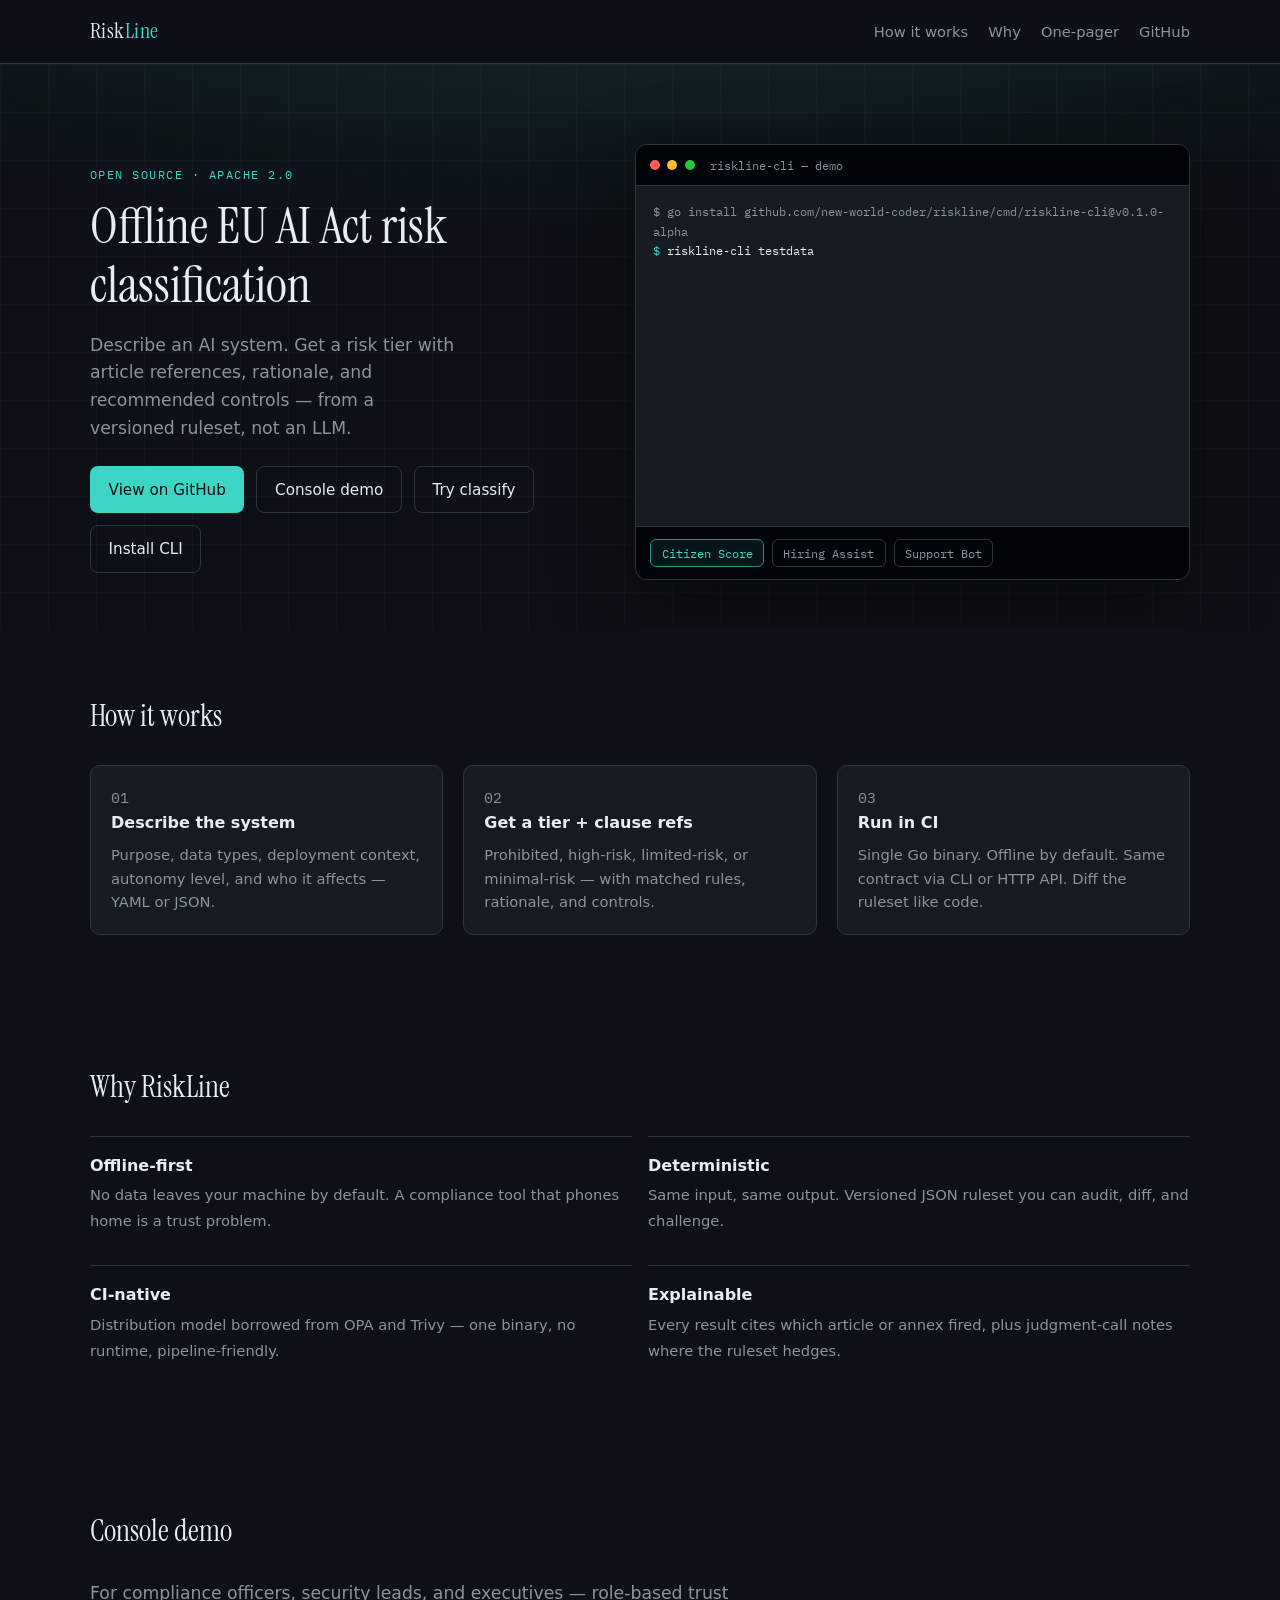
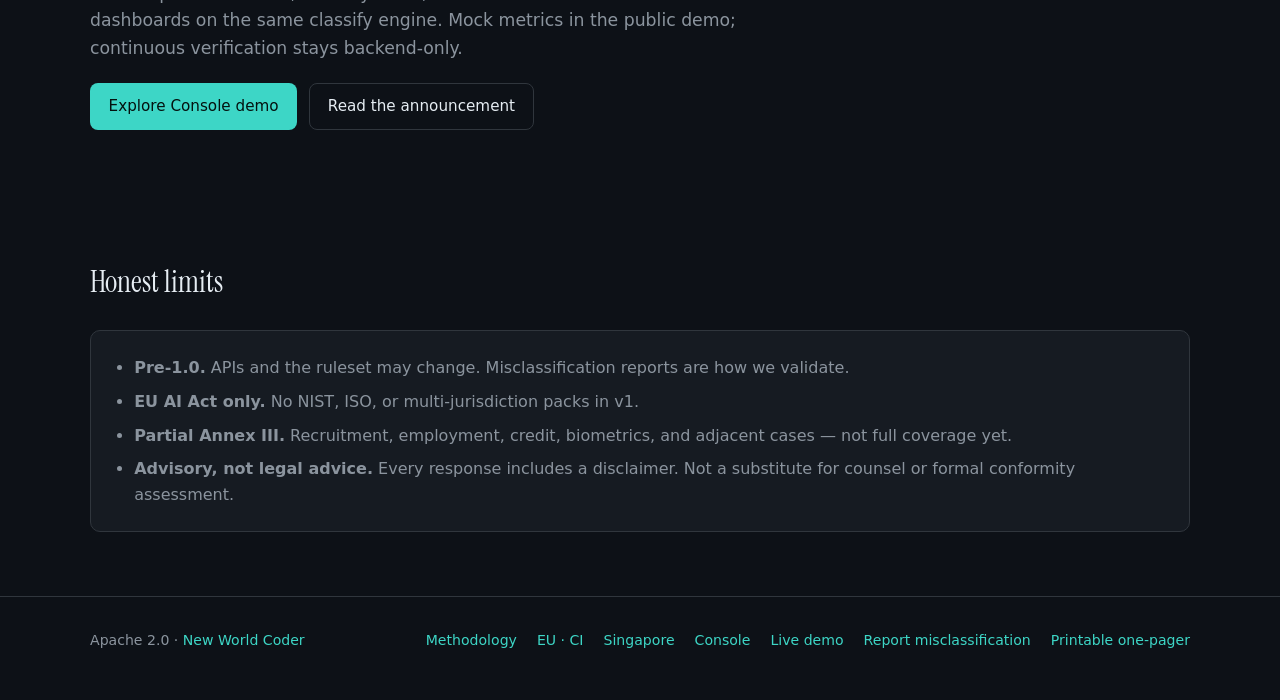
<file: website/index.html>
<!DOCTYPE html>
<html lang="en">
<head>
  <meta charset="utf-8">
  <meta name="viewport" content="width=device-width, initial-scale=1">
  <title>RiskLine — Offline EU AI Act risk classification</title>
  <meta name="description" content="Deterministic EU AI Act risk classification CLI and API. Versioned JSON ruleset, not an LLM guessing compliance.">
  <meta property="og:title" content="RiskLine — Offline EU AI Act risk classification">
  <meta property="og:description" content="Classify AI systems into prohibited, high-risk, limited-risk, or minimal-risk tiers with clause references. Runs offline in CI.">
  <meta property="og:type" content="website">
  <meta property="og:image" content="https://new-world-coder.github.io/riskline/assets/og.svg">
  <link rel="icon" href="assets/favicon.svg" type="image/svg+xml">
  <link rel="icon" href="assets/favico.svg" type="image/svg+xml">
  <link rel="preconnect" href="https://fonts.googleapis.com">
  <link rel="preconnect" href="https://fonts.gstatic.com" crossorigin>
  <link href="https://fonts.googleapis.com/css2?family=IBM+Plex+Mono:wght@400;500&family=Instrument+Serif:ital@0;1&display=swap" rel="stylesheet">
  <link rel="stylesheet" href="css/site.css">
</head>
<body>
  <header class="site-header">
    <div class="container">
      <a class="logo" href="index.html">Risk<span>Line</span></a>
      <nav class="nav-links">
        <a href="#how">How it works</a>
        <a href="#why">Why</a>
        <a href="one-pager.html">One-pager</a>
        <a href="https://github.com/new-world-coder/riskline">GitHub</a>
      </nav>
    </div>
  </header>

  <main>
    <section class="hero">
      <div class="container hero-grid">
        <div>
          <p class="eyebrow">Open source · Apache 2.0</p>
          <h1>Offline EU AI Act risk classification</h1>
          <p class="hero-lead">
            Describe an AI system. Get a risk tier with article references, rationale, and recommended controls — from a versioned ruleset, not an LLM.
          </p>
          <div class="cta-row">
            <a class="btn btn-primary" href="https://github.com/new-world-coder/riskline">View on GitHub</a>
            <a class="btn btn-secondary" href="https://riskline-cloud-web.vercel.app/console">Console demo</a>
            <a class="btn btn-secondary" href="https://riskline-cloud-web.vercel.app/classify">Try classify</a>
            <a class="btn btn-secondary" href="https://github.com/new-world-coder/riskline#quick-start-cli">Install CLI</a>
          </div>
        </div>

        <div class="terminal" aria-label="Terminal demo">
          <div class="terminal-bar">
            <span class="dot red"></span>
            <span class="dot yellow"></span>
            <span class="dot green"></span>
            <span class="terminal-title">riskline-cli — demo</span>
          </div>
          <div class="terminal-body" id="terminal-output" aria-live="polite"></div>
          <div class="scenario-tabs">
            <button class="scenario-tab active" data-scenario="prohibited" type="button">Citizen Score</button>
            <button class="scenario-tab" data-scenario="high" type="button">Hiring Assist</button>
            <button class="scenario-tab" data-scenario="limited" type="button">Support Bot</button>
          </div>
        </div>
      </div>
    </section>

    <section id="how">
      <div class="container">
        <h2>How it works</h2>
        <div class="steps">
          <article class="step-card">
            <p class="step-num">01</p>
            <h3>Describe the system</h3>
            <p>Purpose, data types, deployment context, autonomy level, and who it affects — YAML or JSON.</p>
          </article>
          <article class="step-card">
            <p class="step-num">02</p>
            <h3>Get a tier + clause refs</h3>
            <p>Prohibited, high-risk, limited-risk, or minimal-risk — with matched rules, rationale, and controls.</p>
          </article>
          <article class="step-card">
            <p class="step-num">03</p>
            <h3>Run in CI</h3>
            <p>Single Go binary. Offline by default. Same contract via CLI or HTTP API. Diff the ruleset like code.</p>
          </article>
        </div>
      </div>
    </section>

    <section id="why">
      <div class="container">
        <h2>Why RiskLine</h2>
        <div class="why-grid">
          <div class="why-item">
            <strong>Offline-first</strong>
            <span>No data leaves your machine by default. A compliance tool that phones home is a trust problem.</span>
          </div>
          <div class="why-item">
            <strong>Deterministic</strong>
            <span>Same input, same output. Versioned JSON ruleset you can audit, diff, and challenge.</span>
          </div>
          <div class="why-item">
            <strong>CI-native</strong>
            <span>Distribution model borrowed from OPA and Trivy — one binary, no runtime, pipeline-friendly.</span>
          </div>
          <div class="why-item">
            <strong>Explainable</strong>
            <span>Every result cites which article or annex fired, plus judgment-call notes where the ruleset hedges.</span>
          </div>
        </div>
      </div>
    </section>

    <section id="console">
      <div class="container">
        <h2>Console demo</h2>
        <p class="hero-lead" style="max-width: 42rem; margin-bottom: 1.25rem;">
          For compliance officers, security leads, and executives — role-based trust dashboards on the same classify engine.
          Mock metrics in the public demo; continuous verification stays backend-only.
        </p>
        <div class="cta-row">
          <a class="btn btn-primary" href="https://riskline-cloud-web.vercel.app/console">Explore Console demo</a>
          <a class="btn btn-secondary" href="https://github.com/new-world-coder/riskline/blob/main/docs/blog/06-introducing-riskline-console.md">Read the announcement</a>
        </div>
      </div>
    </section>

    <section>
      <div class="container">
        <h2>Honest limits</h2>
        <div class="limits">
          <ul>
            <li><strong>Pre-1.0.</strong> APIs and the ruleset may change. Misclassification reports are how we validate.</li>
            <li><strong>EU AI Act only.</strong> No NIST, ISO, or multi-jurisdiction packs in v1.</li>
            <li><strong>Partial Annex III.</strong> Recruitment, employment, credit, biometrics, and adjacent cases — not full coverage yet.</li>
            <li><strong>Advisory, not legal advice.</strong> Every response includes a disclaimer. Not a substitute for counsel or formal conformity assessment.</li>
          </ul>
        </div>
      </div>
    </section>
  </main>

  <footer class="site-footer">
    <div class="container">
      <span>Apache 2.0 · <a href="https://github.com/new-world-coder">New World Coder</a></span>
      <div class="footer-links">
        <a href="https://github.com/new-world-coder/riskline/blob/main/docs/blog/01-how-we-classify-ai-systems-under-the-eu-ai-act.md">Methodology</a>
        <a href="https://github.com/new-world-coder/riskline/blob/main/docs/blog/04-eu-ai-act-in-ci-not-a-portal.md">EU · CI</a>
        <a href="https://github.com/new-world-coder/riskline/blob/main/docs/blog/05-singapore-ai-governance-meets-deterministic-classification.md">Singapore</a>
        <a href="https://github.com/new-world-coder/riskline/blob/main/docs/blog/06-introducing-riskline-console.md">Console</a>
        <a href="https://riskline-cloud-web.vercel.app/console">Live demo</a>
        <a href="https://github.com/new-world-coder/riskline/issues/new?template=misclassification_report.md">Report misclassification</a>
        <a href="one-pager.html">Printable one-pager</a>
      </div>
    </div>
  </footer>

  <script src="js/terminal-demo.js"></script>
</body>
</html>
</file>
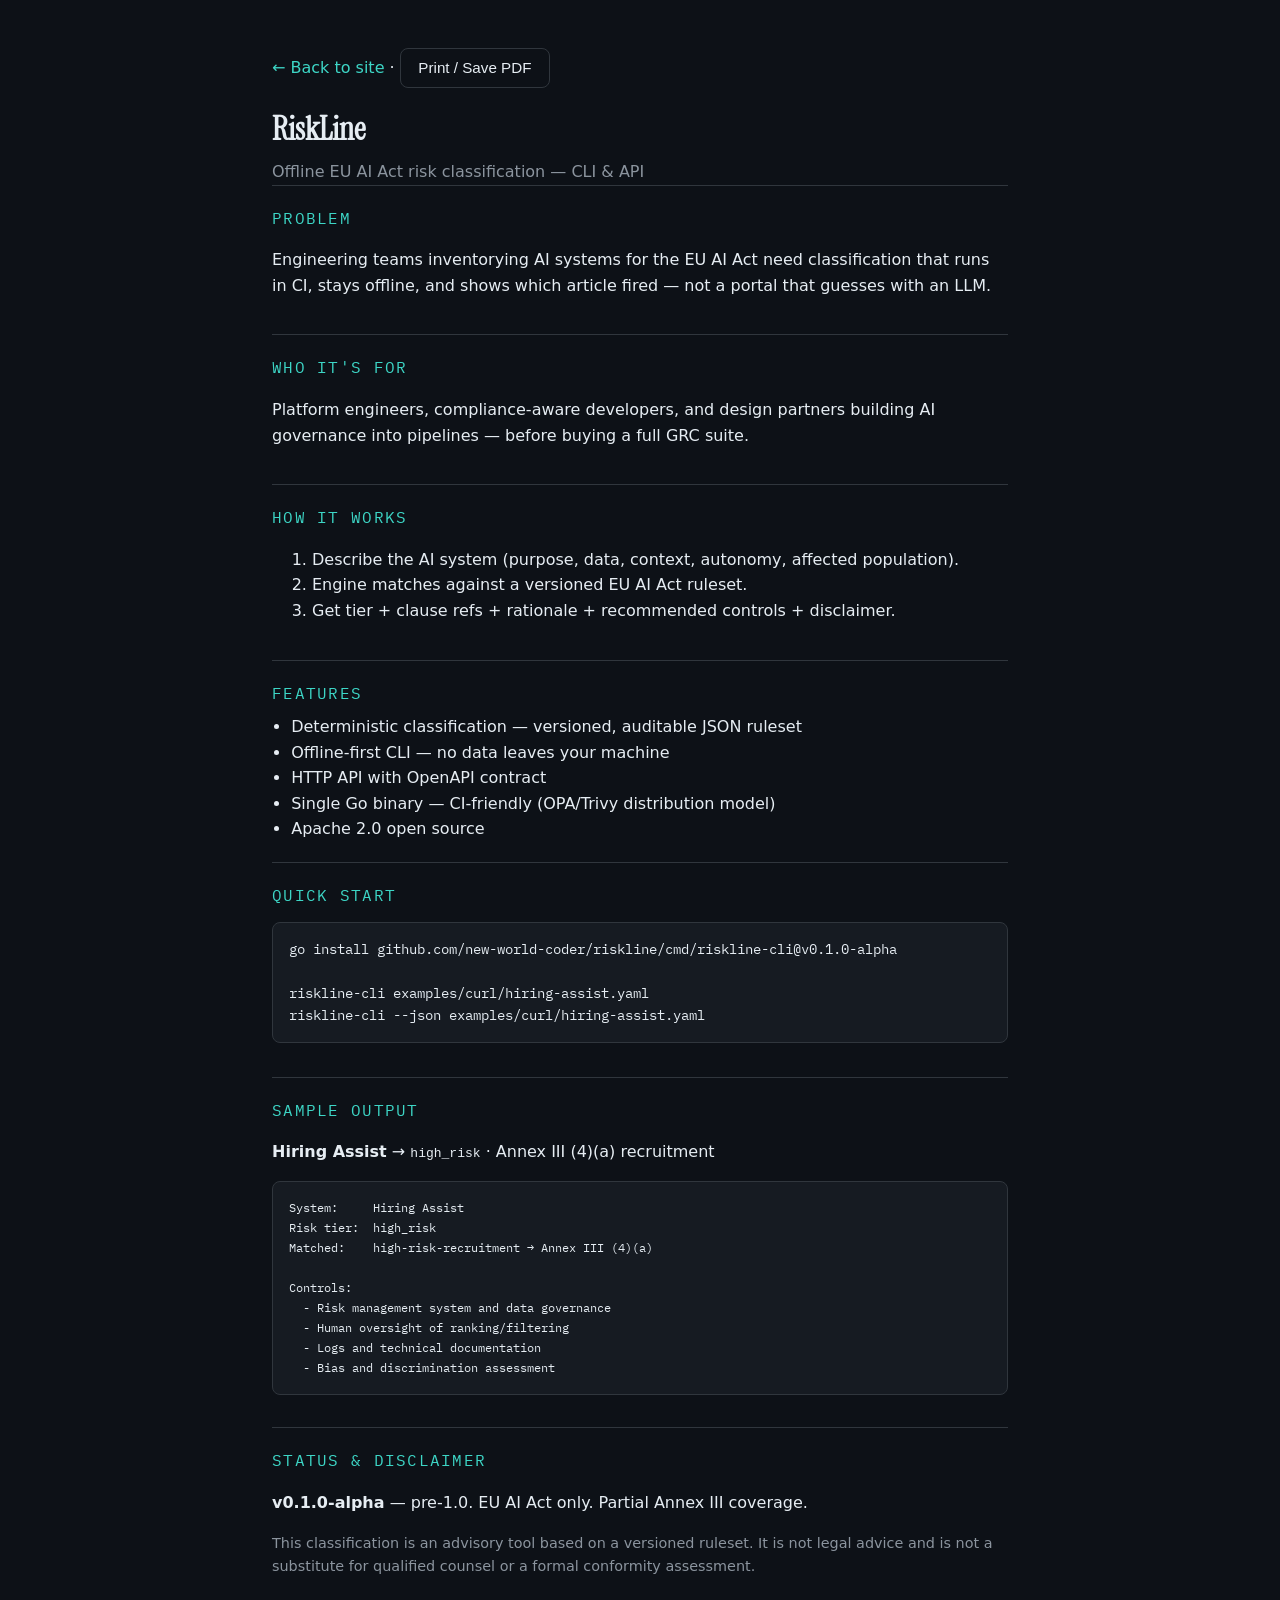
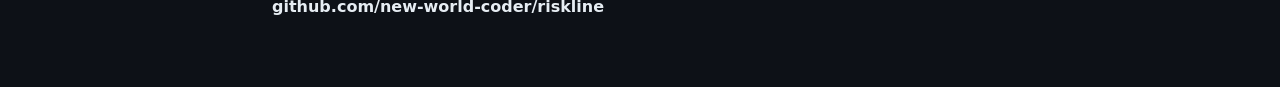
<file: website/one-pager.html>
<!DOCTYPE html>
<html lang="en">
<head>
  <meta charset="utf-8">
  <meta name="viewport" content="width=device-width, initial-scale=1">
  <title>RiskLine — One-pager</title>
  <link rel="icon" href="assets/favicon.svg" type="image/svg+xml">
  <link rel="icon" href="assets/favico.svg" type="image/svg+xml">
  <link href="https://fonts.googleapis.com/css2?family=IBM+Plex+Mono:wght@400;500&family=Instrument+Serif&display=swap" rel="stylesheet">
  <link rel="stylesheet" href="css/site.css">
  <style>
    body.one-pager { padding: 2rem; max-width: 800px; margin: 0 auto; }
    .one-pager-header h1 { font-family: var(--display); font-size: 2rem; margin: 0; }
    .one-pager-header p { color: var(--text-muted); margin: 0.25rem 0 0; }
    .one-pager section { padding: 1.25rem 0; border-top: 1px solid var(--border); }
    .one-pager h2 { font-size: 1rem; text-transform: uppercase; letter-spacing: 0.08em; color: var(--accent); margin: 0 0 0.5rem; font-family: var(--mono); }
    .one-pager ul { margin: 0; padding-left: 1.2rem; }
  </style>
</head>
<body class="one-pager">
  <p class="no-print" style="margin-bottom:1rem;"><a href="index.html">← Back to site</a> · <button onclick="window.print()" class="btn btn-secondary" style="cursor:pointer;">Print / Save PDF</button></p>

  <header class="one-pager-header">
    <h1>RiskLine</h1>
    <p>Offline EU AI Act risk classification — CLI &amp; API</p>
  </header>

  <section>
    <h2>Problem</h2>
    <p>Engineering teams inventorying AI systems for the EU AI Act need classification that runs in CI, stays offline, and shows which article fired — not a portal that guesses with an LLM.</p>
  </section>

  <section>
    <h2>Who it's for</h2>
    <p>Platform engineers, compliance-aware developers, and design partners building AI governance into pipelines — before buying a full GRC suite.</p>
  </section>

  <section>
    <h2>How it works</h2>
    <ol>
      <li>Describe the AI system (purpose, data, context, autonomy, affected population).</li>
      <li>Engine matches against a versioned EU AI Act ruleset.</li>
      <li>Get tier + clause refs + rationale + recommended controls + disclaimer.</li>
    </ol>
  </section>

  <section>
    <h2>Features</h2>
    <ul>
      <li>Deterministic classification — versioned, auditable JSON ruleset</li>
      <li>Offline-first CLI — no data leaves your machine</li>
      <li>HTTP API with OpenAPI contract</li>
      <li>Single Go binary — CI-friendly (OPA/Trivy distribution model)</li>
      <li>Apache 2.0 open source</li>
    </ul>
  </section>

  <section>
    <h2>Quick start</h2>
    <pre style="font-family:var(--mono);font-size:0.85rem;background:var(--bg-elevated);padding:1rem;border-radius:8px;border:1px solid var(--border);overflow-x:auto;">go install github.com/new-world-coder/riskline/cmd/riskline-cli@v0.1.0-alpha

riskline-cli examples/curl/hiring-assist.yaml
riskline-cli --json examples/curl/hiring-assist.yaml</pre>
  </section>

  <section>
    <h2>Sample output</h2>
    <p><strong>Hiring Assist</strong> → <code>high_risk</code> · Annex III (4)(a) recruitment</p>
    <pre style="font-family:var(--mono);font-size:0.78rem;background:var(--bg-elevated);padding:1rem;border-radius:8px;border:1px solid var(--border);overflow-x:auto;">System:     Hiring Assist
Risk tier:  high_risk
Matched:    high-risk-recruitment → Annex III (4)(a)

Controls:
  - Risk management system and data governance
  - Human oversight of ranking/filtering
  - Logs and technical documentation
  - Bias and discrimination assessment</pre>
  </section>

  <section>
    <h2>Status &amp; disclaimer</h2>
    <p><strong>v0.1.0-alpha</strong> — pre-1.0. EU AI Act only. Partial Annex III coverage.</p>
    <p style="font-size:0.9rem;color:var(--text-muted);">This classification is an advisory tool based on a versioned ruleset. It is not legal advice and is not a substitute for qualified counsel or a formal conformity assessment.</p>
    <p><strong>github.com/new-world-coder/riskline</strong></p>
  </section>
</body>
</html>
</file>
<file: website/css/site.css>
:root {
  --bg: #0d1117;
  --bg-elevated: #161b22;
  --border: #30363d;
  --text: #e6edf3;
  --text-muted: #8b949e;
  --accent: #3dd6c6;
  --accent-dim: #238f84;
  --tier-prohibited: #f85149;
  --tier-high: #d29922;
  --tier-limited: #58a6ff;
  --tier-minimal: #3fb950;
  --mono: "IBM Plex Mono", "JetBrains Mono", ui-monospace, monospace;
  --display: "Instrument Serif", Georgia, "Times New Roman", serif;
}

*,
*::before,
*::after {
  box-sizing: border-box;
}

html {
  scroll-behavior: smooth;
}

body {
  margin: 0;
  font-family: system-ui, -apple-system, BlinkMacSystemFont, "Segoe UI", sans-serif;
  background: var(--bg);
  color: var(--text);
  line-height: 1.6;
}

a {
  color: var(--accent);
  text-decoration: none;
}

a:hover {
  text-decoration: underline;
}

.container {
  width: min(1100px, 92vw);
  margin: 0 auto;
}

.site-header {
  position: sticky;
  top: 0;
  z-index: 10;
  backdrop-filter: blur(10px);
  background: rgba(13, 17, 23, 0.85);
  border-bottom: 1px solid var(--border);
}

.site-header .container {
  display: flex;
  align-items: center;
  justify-content: space-between;
  padding: 0.9rem 0;
}

.logo {
  font-family: var(--display);
  font-size: 1.35rem;
  letter-spacing: 0.02em;
  color: var(--text);
  text-decoration: none;
}

.logo span {
  color: var(--accent);
}

.nav-links {
  display: flex;
  gap: 1.25rem;
  font-size: 0.92rem;
}

.nav-links a {
  color: var(--text-muted);
}

.nav-links a:hover {
  color: var(--text);
  text-decoration: none;
}

.hero {
  position: relative;
  padding: 5rem 0 3rem;
  overflow: hidden;
}

.hero::before {
  content: "";
  position: absolute;
  inset: 0;
  background:
    radial-gradient(ellipse 80% 50% at 50% -20%, rgba(61, 214, 198, 0.12), transparent),
    linear-gradient(rgba(48, 54, 61, 0.15) 1px, transparent 1px),
    linear-gradient(90deg, rgba(48, 54, 61, 0.15) 1px, transparent 1px);
  background-size: auto, 48px 48px, 48px 48px;
  pointer-events: none;
}

.hero-grid {
  position: relative;
  display: grid;
  grid-template-columns: 1fr 1.1fr;
  gap: 2.5rem;
  align-items: center;
}

.eyebrow {
  font-family: var(--mono);
  font-size: 0.78rem;
  letter-spacing: 0.12em;
  text-transform: uppercase;
  color: var(--accent);
  margin-bottom: 0.75rem;
}

.hero h1 {
  font-family: var(--display);
  font-size: clamp(2.2rem, 4vw, 3.4rem);
  font-weight: 400;
  line-height: 1.15;
  margin: 0 0 1rem;
}

.hero-lead {
  font-size: 1.08rem;
  color: var(--text-muted);
  max-width: 34ch;
  margin-bottom: 1.5rem;
}

.cta-row {
  display: flex;
  flex-wrap: wrap;
  gap: 0.75rem;
}

.btn {
  display: inline-flex;
  align-items: center;
  gap: 0.4rem;
  padding: 0.65rem 1.1rem;
  border-radius: 8px;
  font-size: 0.95rem;
  font-weight: 500;
  border: 1px solid transparent;
  text-decoration: none;
  transition: background 0.15s, border-color 0.15s;
}

.btn-primary {
  background: var(--accent);
  color: #04120f;
}

.btn-primary:hover {
  background: #5ce3d5;
  text-decoration: none;
}

.btn-secondary {
  background: transparent;
  border-color: var(--border);
  color: var(--text);
}

.btn-secondary:hover {
  border-color: var(--accent-dim);
  text-decoration: none;
}

.terminal {
  background: var(--bg-elevated);
  border: 1px solid var(--border);
  border-radius: 12px;
  overflow: hidden;
  box-shadow: 0 24px 80px rgba(0, 0, 0, 0.45);
}

.terminal-bar {
  display: flex;
  align-items: center;
  gap: 0.45rem;
  padding: 0.65rem 0.9rem;
  background: #010409;
  border-bottom: 1px solid var(--border);
}

.dot {
  width: 10px;
  height: 10px;
  border-radius: 50%;
}

.dot.red { background: #ff5f57; }
.dot.yellow { background: #febc2e; }
.dot.green { background: #28c840; }

.terminal-title {
  margin-left: 0.5rem;
  font-family: var(--mono);
  font-size: 0.75rem;
  color: var(--text-muted);
}

.terminal-body {
  padding: 1rem 1.1rem 1.25rem;
  min-height: 340px;
  font-family: var(--mono);
  font-size: 0.78rem;
  line-height: 1.55;
  white-space: pre-wrap;
  word-break: break-word;
}

.terminal-body .prompt {
  color: var(--accent);
}

.terminal-body .dim {
  color: var(--text-muted);
}

.terminal-body .tier-prohibited { color: var(--tier-prohibited); font-weight: 600; }
.terminal-body .tier-high { color: var(--tier-high); font-weight: 600; }
.terminal-body .tier-limited { color: var(--tier-limited); font-weight: 600; }
.terminal-body .tier-minimal { color: var(--tier-minimal); font-weight: 600; }

.scenario-tabs {
  display: flex;
  gap: 0.5rem;
  padding: 0.75rem 0.9rem;
  border-top: 1px solid var(--border);
  background: #010409;
  flex-wrap: wrap;
}

.scenario-tab {
  font-family: var(--mono);
  font-size: 0.72rem;
  padding: 0.35rem 0.65rem;
  border-radius: 6px;
  border: 1px solid var(--border);
  background: transparent;
  color: var(--text-muted);
  cursor: pointer;
}

.scenario-tab:hover,
.scenario-tab.active {
  border-color: var(--accent-dim);
  color: var(--accent);
  background: rgba(61, 214, 198, 0.08);
}

section {
  padding: 4rem 0;
}

section h2 {
  font-family: var(--display);
  font-size: 1.9rem;
  font-weight: 400;
  margin: 0 0 1.5rem;
}

.steps {
  display: grid;
  grid-template-columns: repeat(3, 1fr);
  gap: 1.25rem;
}

.step-card {
  background: var(--bg-elevated);
  border: 1px solid var(--border);
  border-radius: 10px;
  padding: 1.25rem;
}

.step-num {
  font-family: var(--mono);
  font-size: 0.75rem;
  color: var(--accent);
  margin-bottom: 0.5rem;
}

.step-card h3 {
  margin: 0 0 0.5rem;
  font-size: 1rem;
}

.step-card p {
  margin: 0;
  color: var(--text-muted);
  font-size: 0.92rem;
}

.why-grid {
  display: grid;
  grid-template-columns: repeat(2, 1fr);
  gap: 1rem;
}

.why-item {
  padding: 1rem 0;
  border-top: 1px solid var(--border);
}

.why-item strong {
  display: block;
  margin-bottom: 0.25rem;
}

.why-item span {
  color: var(--text-muted);
  font-size: 0.92rem;
}

.limits {
  background: var(--bg-elevated);
  border: 1px solid var(--border);
  border-radius: 10px;
  padding: 1.5rem;
}

.limits ul {
  margin: 0;
  padding-left: 1.2rem;
  color: var(--text-muted);
}

.limits li + li {
  margin-top: 0.5rem;
}

.site-footer {
  border-top: 1px solid var(--border);
  padding: 2rem 0 3rem;
  color: var(--text-muted);
  font-size: 0.88rem;
}

.site-footer .container {
  display: flex;
  flex-wrap: wrap;
  justify-content: space-between;
  gap: 1rem;
}

.footer-links {
  display: flex;
  gap: 1.25rem;
}

@media (max-width: 900px) {
  .hero-grid,
  .steps,
  .why-grid {
    grid-template-columns: 1fr;
  }

  .hero {
    padding-top: 3rem;
  }
}

/* One-pager print styles */
@media print {
  body.one-pager {
    background: #fff;
    color: #111;
    font-size: 11pt;
  }

  .no-print {
    display: none !important;
  }

  .one-pager-header {
    border-bottom: 2px solid #111;
    padding-bottom: 0.75rem;
    margin-bottom: 1rem;
  }

  a {
    color: #111;
  }
}
</file>
